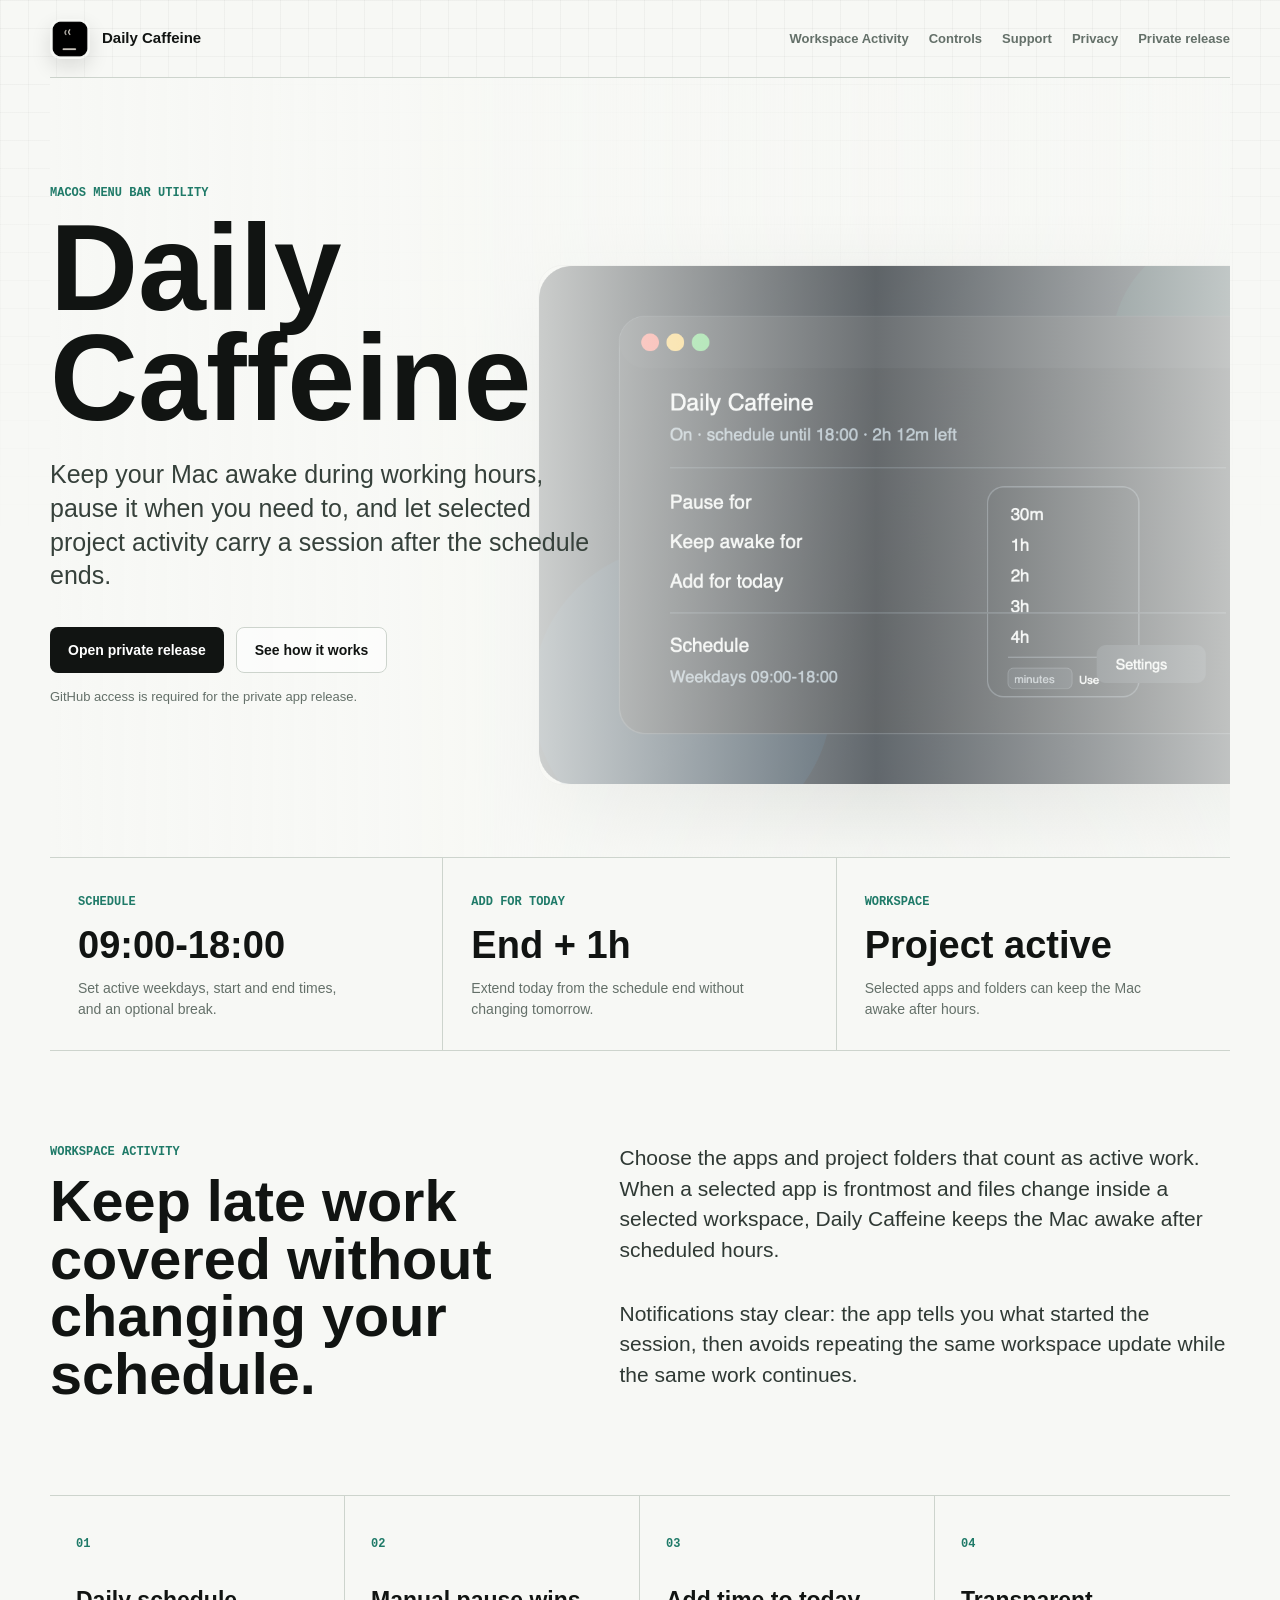
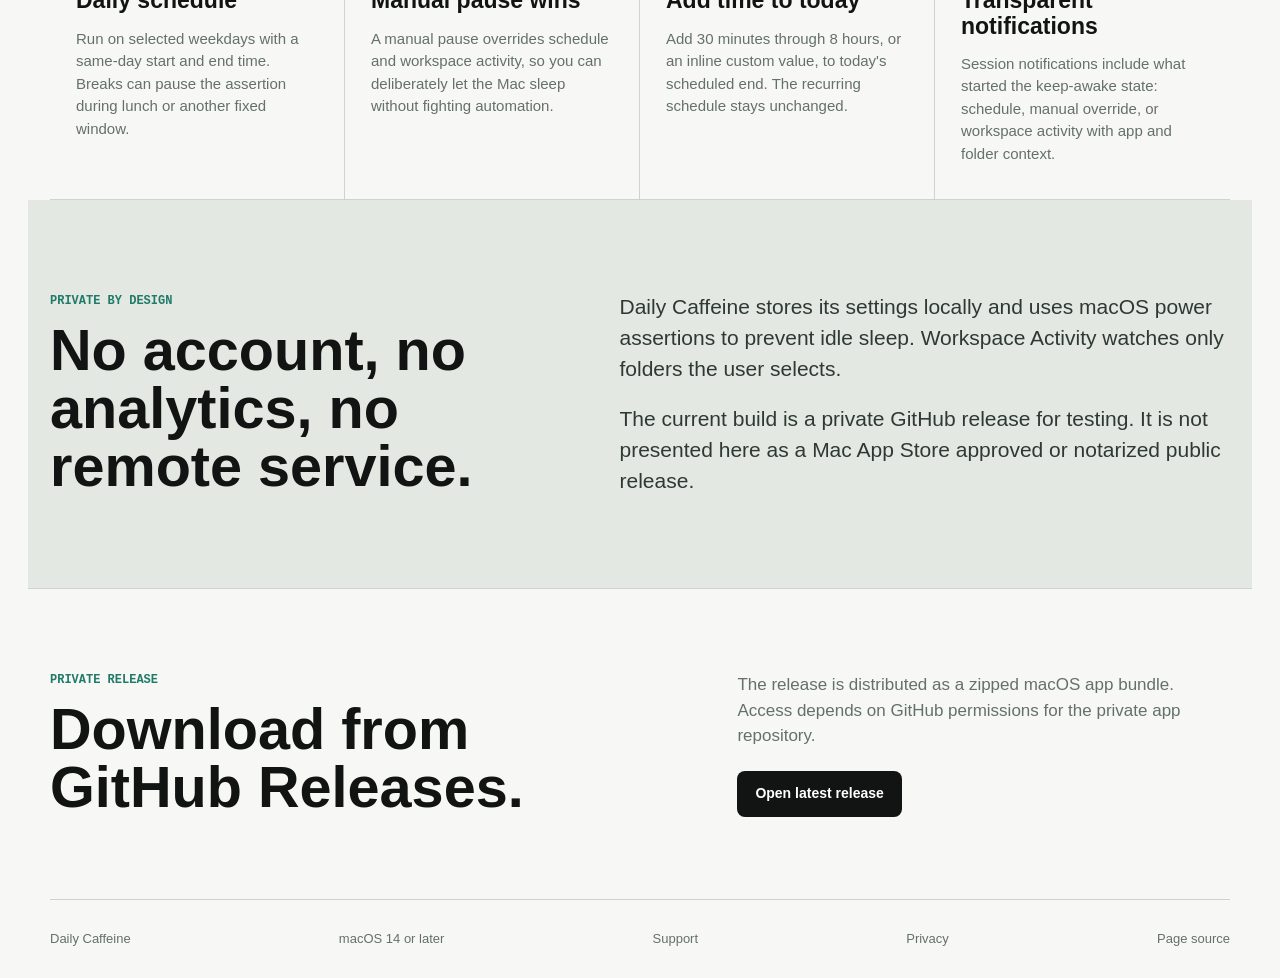
<file: index.html>
<!doctype html>
<html lang="en">
<head>
  <meta charset="utf-8">
  <meta name="viewport" content="width=device-width, initial-scale=1">
  <meta name="robots" content="index,follow">
  <meta name="description" content="Daily Caffeine is a minimal macOS menu bar app for work hours, today-only extensions, manual pauses, and active coding projects.">
  <meta name="theme-color" content="#f7f8f5">
  <link rel="canonical" href="https://michaelvd2.github.io/daily-caffeine-site/">
  <link rel="icon" type="image/png" href="assets/app-icon.png">
  <meta property="og:type" content="website">
  <meta property="og:title" content="Daily Caffeine">
  <meta property="og:description" content="Schedule-based keep-awake control for macOS, with project-aware keep-awake sessions for selected apps and folders.">
  <meta property="og:url" content="https://michaelvd2.github.io/daily-caffeine-site/">
  <meta property="og:image" content="https://michaelvd2.github.io/daily-caffeine-site/assets/daily-caffeine-preview.png">
  <meta name="twitter:card" content="summary_large_image">
  <meta name="twitter:title" content="Daily Caffeine">
  <meta name="twitter:description" content="Set work hours, add time for today, pause when needed, and keep active projects awake after hours.">
  <meta name="twitter:image" content="https://michaelvd2.github.io/daily-caffeine-site/assets/daily-caffeine-preview.png">
  <title>Daily Caffeine - macOS keep-awake menu bar app</title>
  <link rel="stylesheet" href="styles.css">
  <script type="application/ld+json">
  {
    "@context": "https://schema.org",
    "@type": "SoftwareApplication",
    "name": "Daily Caffeine",
    "applicationCategory": "UtilitiesApplication",
    "operatingSystem": "macOS 14 or later",
    "description": "Daily Caffeine is a minimal macOS menu bar app for scheduled keep-awake hours, today-only extensions, manual pauses, and selected coding projects.",
    "softwareVersion": "0.1.0",
    "url": "https://michaelvd2.github.io/daily-caffeine-site/",
    "downloadUrl": "https://github.com/michaelvd2/daily-caffeine/releases/latest",
    "image": "https://michaelvd2.github.io/daily-caffeine-site/assets/daily-caffeine-preview.png",
    "author": {
      "@type": "Person",
      "name": "Michael van Dijk"
    }
  }
  </script>
</head>
<body>
  <header class="site-header" aria-label="Daily Caffeine">
    <a class="brand" href="#top" aria-label="Daily Caffeine home">
      <img src="assets/app-icon.png" alt="" width="40" height="40">
      <span>Daily Caffeine</span>
    </a>
    <nav aria-label="Primary navigation">
      <a href="#workspace">Workspace Activity</a>
      <a href="#controls">Controls</a>
      <a href="support.html">Support</a>
      <a href="privacy.html">Privacy</a>
      <a href="https://github.com/michaelvd2/daily-caffeine/releases/latest">Private release</a>
    </nav>
  </header>

  <main id="top">
    <section class="hero" aria-labelledby="hero-title">
      <img class="hero-preview" src="assets/daily-caffeine-preview.png" alt="Daily Caffeine menu showing active schedule status, add-for-today controls, and manual duration controls">
      <div class="hero-copy">
        <p class="eyebrow">macOS menu bar utility</p>
        <h1 id="hero-title">Daily Caffeine</h1>
        <p class="hero-lede">Keep your Mac awake during working hours, pause it when you need to, and let selected project activity carry a session after the schedule ends.</p>
        <div class="hero-actions" aria-label="Download links">
          <a class="button primary" href="https://github.com/michaelvd2/daily-caffeine/releases/latest">Open private release</a>
          <a class="button secondary" href="#workspace">See how it works</a>
        </div>
        <p class="access-note">GitHub access is required for the private app release.</p>
      </div>
    </section>

    <section class="status-strip" aria-label="Core behavior">
      <div>
        <span class="label">Schedule</span>
        <strong>09:00-18:00</strong>
        <p>Set active weekdays, start and end times, and an optional break.</p>
      </div>
      <div>
        <span class="label">Add for today</span>
        <strong>End + 1h</strong>
        <p>Extend today from the schedule end without changing tomorrow.</p>
      </div>
      <div>
        <span class="label">Workspace</span>
        <strong>Project active</strong>
        <p>Selected apps and folders can keep the Mac awake after hours.</p>
      </div>
    </section>

    <section id="workspace" class="split-section">
      <div class="section-heading">
        <p class="eyebrow">Workspace Activity</p>
        <h2>Keep late work covered without changing your schedule.</h2>
      </div>
      <div class="section-body">
        <p>Choose the apps and project folders that count as active work. When a selected app is frontmost and files change inside a selected workspace, Daily Caffeine keeps the Mac awake after scheduled hours.</p>
        <p>Notifications stay clear: the app tells you what started the session, then avoids repeating the same workspace update while the same work continues.</p>
      </div>
    </section>

    <section id="controls" class="feature-list" aria-label="Daily Caffeine controls">
      <article>
        <span class="feature-kicker">01</span>
        <h3>Daily schedule</h3>
        <p>Run on selected weekdays with a same-day start and end time. Breaks can pause the assertion during lunch or another fixed window.</p>
      </article>
      <article>
        <span class="feature-kicker">02</span>
        <h3>Manual pause wins</h3>
        <p>A manual pause overrides schedule and workspace activity, so you can deliberately let the Mac sleep without fighting automation.</p>
      </article>
      <article>
        <span class="feature-kicker">03</span>
        <h3>Add time to today</h3>
        <p>Add 30 minutes through 8 hours, or an inline custom value, to today&apos;s scheduled end. The recurring schedule stays unchanged.</p>
      </article>
      <article>
        <span class="feature-kicker">04</span>
        <h3>Transparent notifications</h3>
        <p>Session notifications include what started the keep-awake state: schedule, manual override, or workspace activity with app and folder context.</p>
      </article>
    </section>

    <section id="privacy" class="split-section privacy-section">
      <div class="section-heading">
        <p class="eyebrow">Private by design</p>
        <h2>No account, no analytics, no remote service.</h2>
      </div>
      <div class="section-body">
        <p>Daily Caffeine stores its settings locally and uses macOS power assertions to prevent idle sleep. Workspace Activity watches only folders the user selects.</p>
        <p>The current build is a private GitHub release for testing. It is not presented here as a Mac App Store approved or notarized public release.</p>
      </div>
    </section>

    <section class="release-panel" aria-labelledby="release-title">
      <div>
        <p class="eyebrow">Private release</p>
        <h2 id="release-title">Download from GitHub Releases.</h2>
      </div>
      <div class="release-copy">
        <p>The release is distributed as a zipped macOS app bundle. Access depends on GitHub permissions for the private app repository.</p>
        <a class="button primary" href="https://github.com/michaelvd2/daily-caffeine/releases/latest">Open latest release</a>
      </div>
    </section>
  </main>

  <footer class="site-footer">
    <span>Daily Caffeine</span>
    <span>macOS 14 or later</span>
    <a href="support.html">Support</a>
    <a href="privacy.html">Privacy</a>
    <a href="https://github.com/michaelvd2/daily-caffeine-site">Page source</a>
  </footer>
</body>
</html>
</file>
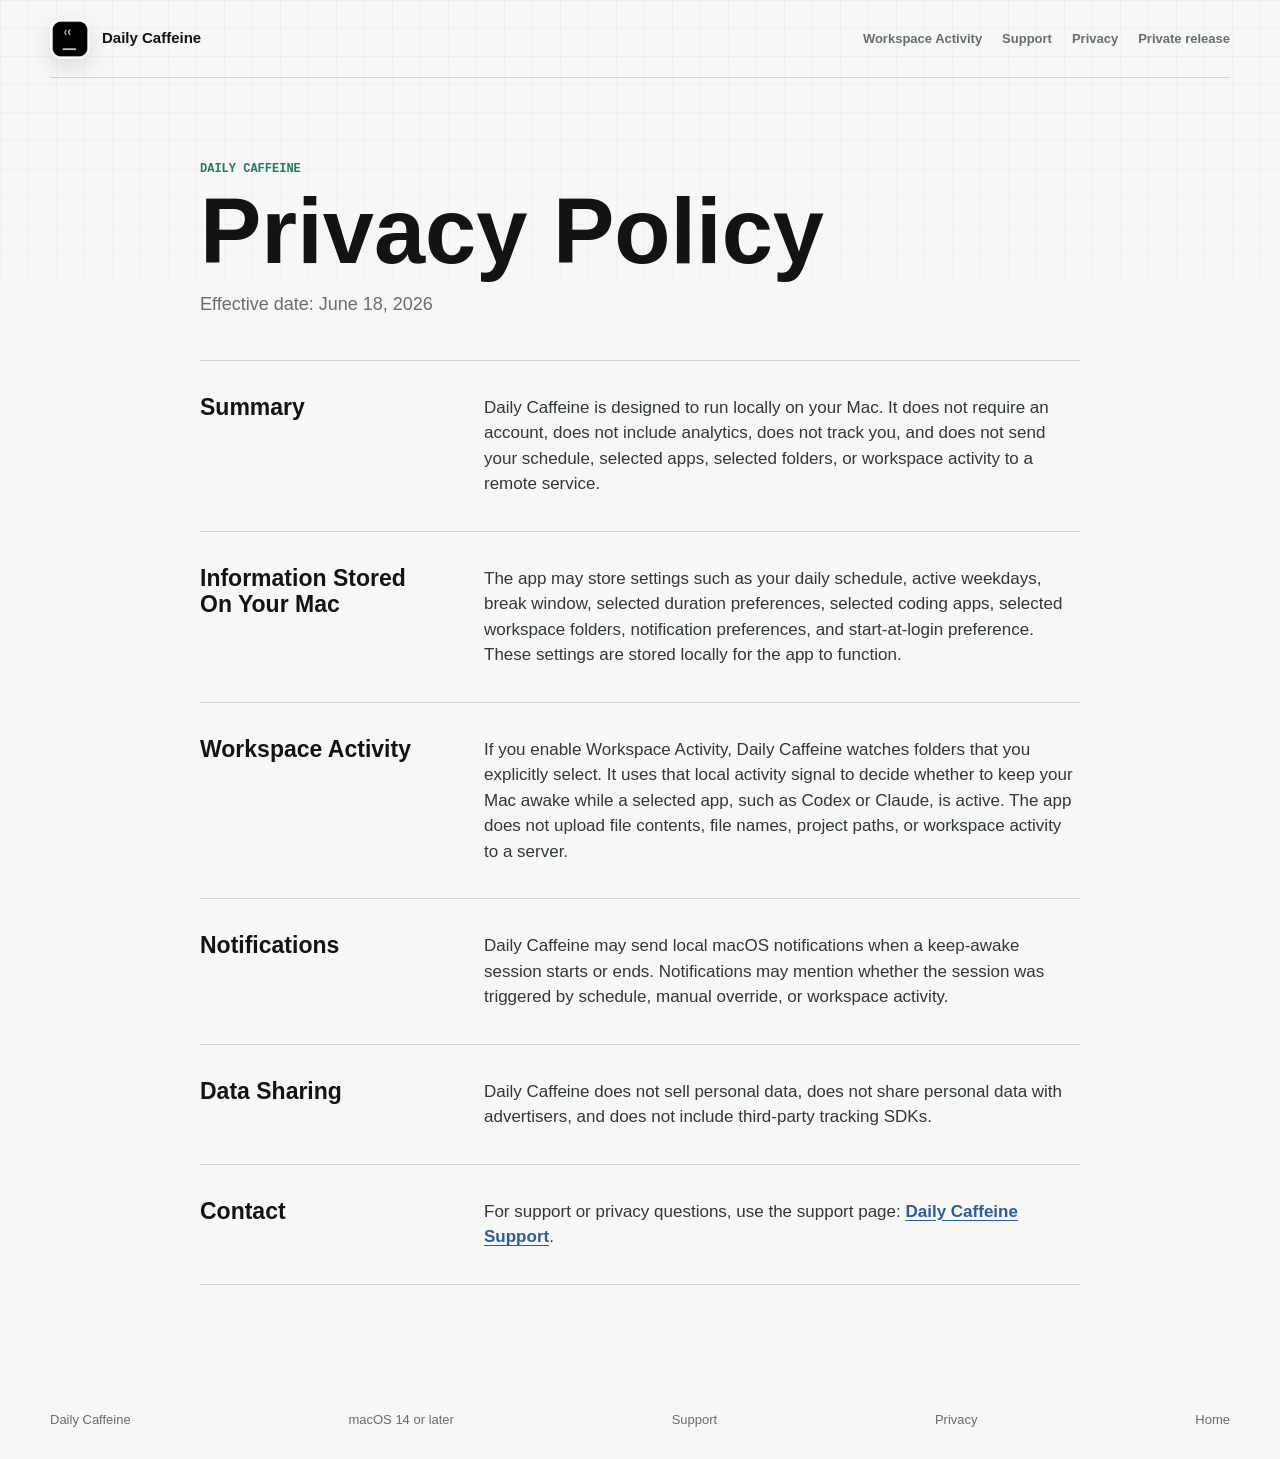
<file: privacy.html>
<!doctype html>
<html lang="en">
<head>
  <meta charset="utf-8">
  <meta name="viewport" content="width=device-width, initial-scale=1">
  <meta name="robots" content="index,follow">
  <meta name="description" content="Privacy policy for Daily Caffeine, a macOS menu bar utility for schedule-based keep-awake control.">
  <meta name="theme-color" content="#f7f8f5">
  <link rel="canonical" href="https://michaelvd2.github.io/daily-caffeine-site/privacy.html">
  <link rel="icon" type="image/png" href="assets/app-icon.png">
  <title>Privacy Policy - Daily Caffeine</title>
  <link rel="stylesheet" href="styles.css">
</head>
<body>
  <header class="site-header" aria-label="Daily Caffeine">
    <a class="brand" href="index.html" aria-label="Daily Caffeine home">
      <img src="assets/app-icon.png" alt="" width="40" height="40">
      <span>Daily Caffeine</span>
    </a>
    <nav aria-label="Primary navigation">
      <a href="index.html#workspace">Workspace Activity</a>
      <a href="support.html">Support</a>
      <a href="privacy.html" aria-current="page">Privacy</a>
      <a href="https://github.com/michaelvd2/daily-caffeine/releases/latest">Private release</a>
    </nav>
  </header>

  <main class="document-page">
    <header class="document-hero">
      <p class="eyebrow">Daily Caffeine</p>
      <h1>Privacy Policy</h1>
      <p>Effective date: June 18, 2026</p>
    </header>

    <section class="document-section">
      <h2>Summary</h2>
      <p>Daily Caffeine is designed to run locally on your Mac. It does not require an account, does not include analytics, does not track you, and does not send your schedule, selected apps, selected folders, or workspace activity to a remote service.</p>
    </section>

    <section class="document-section">
      <h2>Information Stored On Your Mac</h2>
      <p>The app may store settings such as your daily schedule, active weekdays, break window, selected duration preferences, selected coding apps, selected workspace folders, notification preferences, and start-at-login preference. These settings are stored locally for the app to function.</p>
    </section>

    <section class="document-section">
      <h2>Workspace Activity</h2>
      <p>If you enable Workspace Activity, Daily Caffeine watches folders that you explicitly select. It uses that local activity signal to decide whether to keep your Mac awake while a selected app, such as Codex or Claude, is active. The app does not upload file contents, file names, project paths, or workspace activity to a server.</p>
    </section>

    <section class="document-section">
      <h2>Notifications</h2>
      <p>Daily Caffeine may send local macOS notifications when a keep-awake session starts or ends. Notifications may mention whether the session was triggered by schedule, manual override, or workspace activity.</p>
    </section>

    <section class="document-section">
      <h2>Data Sharing</h2>
      <p>Daily Caffeine does not sell personal data, does not share personal data with advertisers, and does not include third-party tracking SDKs.</p>
    </section>

    <section class="document-section">
      <h2>Contact</h2>
      <p>For support or privacy questions, use the support page: <a href="support.html">Daily Caffeine Support</a>.</p>
    </section>
  </main>

  <footer class="site-footer">
    <span>Daily Caffeine</span>
    <span>macOS 14 or later</span>
    <a href="support.html">Support</a>
    <a href="privacy.html">Privacy</a>
    <a href="index.html">Home</a>
  </footer>
</body>
</html>
</file>
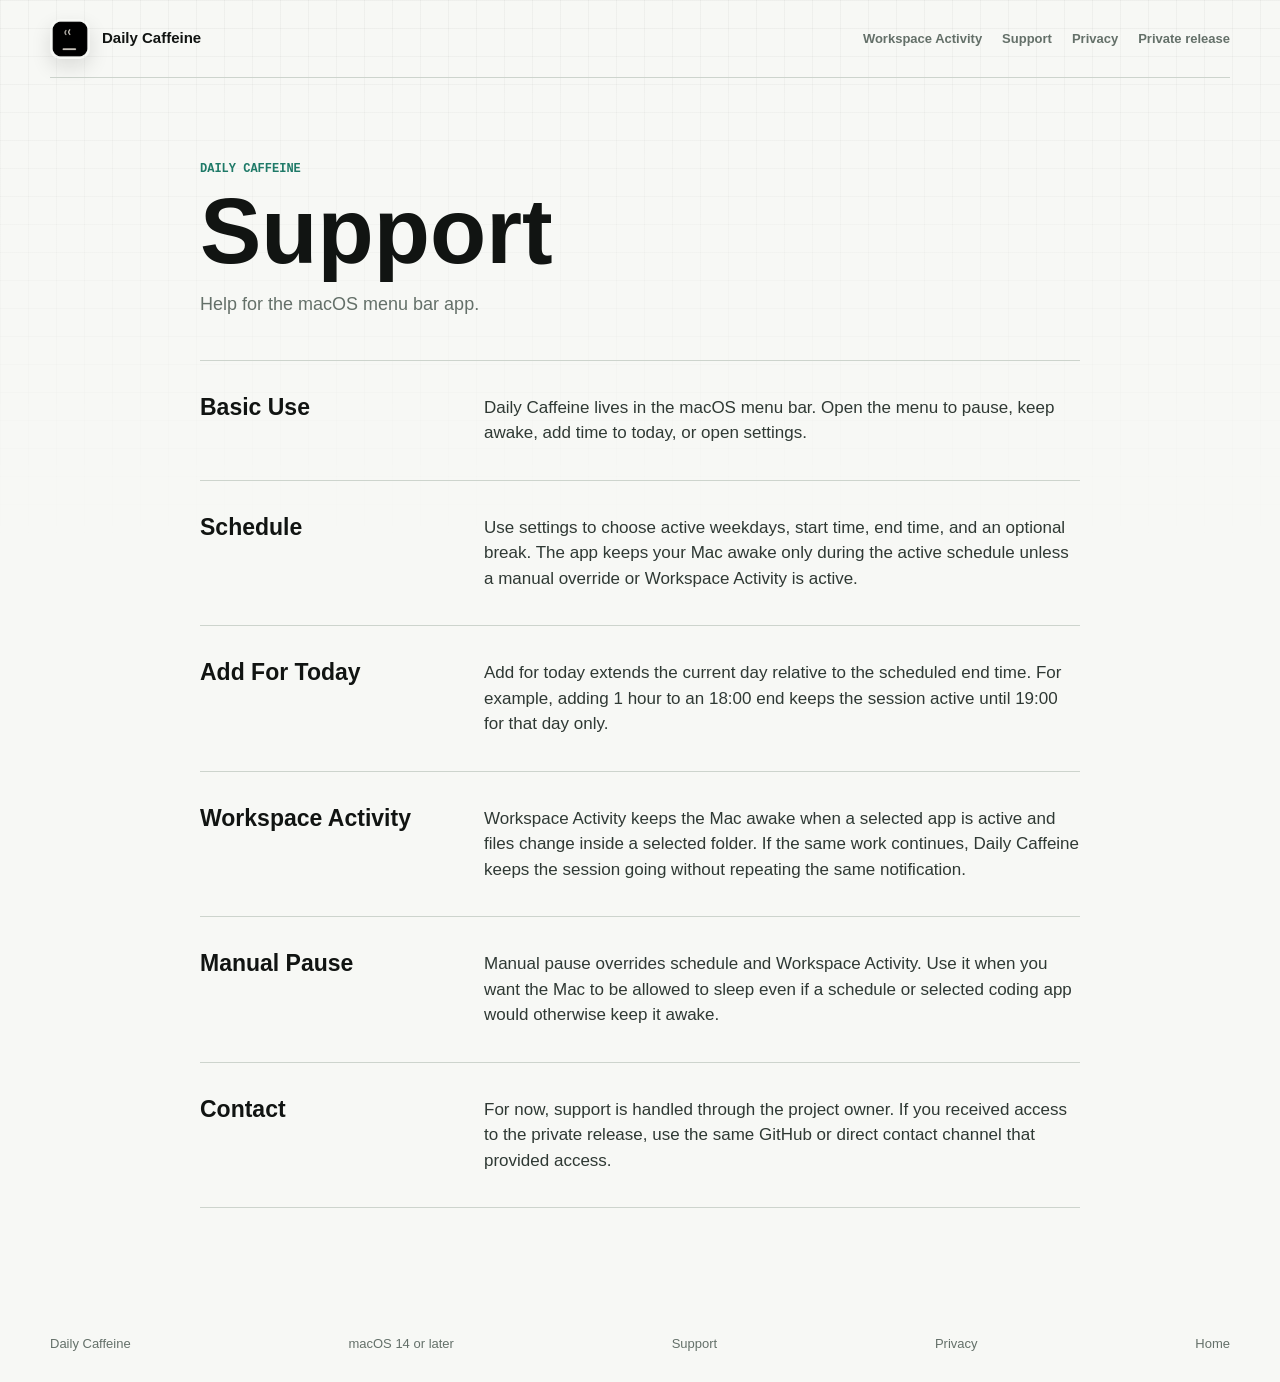
<file: support.html>
<!doctype html>
<html lang="en">
<head>
  <meta charset="utf-8">
  <meta name="viewport" content="width=device-width, initial-scale=1">
  <meta name="robots" content="index,follow">
  <meta name="description" content="Support information for Daily Caffeine, a macOS menu bar utility for schedule-based keep-awake control.">
  <meta name="theme-color" content="#f7f8f5">
  <link rel="canonical" href="https://michaelvd2.github.io/daily-caffeine-site/support.html">
  <link rel="icon" type="image/png" href="assets/app-icon.png">
  <title>Support - Daily Caffeine</title>
  <link rel="stylesheet" href="styles.css">
</head>
<body>
  <header class="site-header" aria-label="Daily Caffeine">
    <a class="brand" href="index.html" aria-label="Daily Caffeine home">
      <img src="assets/app-icon.png" alt="" width="40" height="40">
      <span>Daily Caffeine</span>
    </a>
    <nav aria-label="Primary navigation">
      <a href="index.html#workspace">Workspace Activity</a>
      <a href="support.html" aria-current="page">Support</a>
      <a href="privacy.html">Privacy</a>
      <a href="https://github.com/michaelvd2/daily-caffeine/releases/latest">Private release</a>
    </nav>
  </header>

  <main class="document-page">
    <header class="document-hero">
      <p class="eyebrow">Daily Caffeine</p>
      <h1>Support</h1>
      <p>Help for the macOS menu bar app.</p>
    </header>

    <section class="document-section">
      <h2>Basic Use</h2>
      <p>Daily Caffeine lives in the macOS menu bar. Open the menu to pause, keep awake, add time to today, or open settings.</p>
    </section>

    <section class="document-section">
      <h2>Schedule</h2>
      <p>Use settings to choose active weekdays, start time, end time, and an optional break. The app keeps your Mac awake only during the active schedule unless a manual override or Workspace Activity is active.</p>
    </section>

    <section class="document-section">
      <h2>Add For Today</h2>
      <p>Add for today extends the current day relative to the scheduled end time. For example, adding 1 hour to an 18:00 end keeps the session active until 19:00 for that day only.</p>
    </section>

    <section class="document-section">
      <h2>Workspace Activity</h2>
      <p>Workspace Activity keeps the Mac awake when a selected app is active and files change inside a selected folder. If the same work continues, Daily Caffeine keeps the session going without repeating the same notification.</p>
    </section>

    <section class="document-section">
      <h2>Manual Pause</h2>
      <p>Manual pause overrides schedule and Workspace Activity. Use it when you want the Mac to be allowed to sleep even if a schedule or selected coding app would otherwise keep it awake.</p>
    </section>

    <section class="document-section">
      <h2>Contact</h2>
      <p>For now, support is handled through the project owner. If you received access to the private release, use the same GitHub or direct contact channel that provided access.</p>
    </section>
  </main>

  <footer class="site-footer">
    <span>Daily Caffeine</span>
    <span>macOS 14 or later</span>
    <a href="support.html">Support</a>
    <a href="privacy.html">Privacy</a>
    <a href="index.html">Home</a>
  </footer>
</body>
</html>
</file>
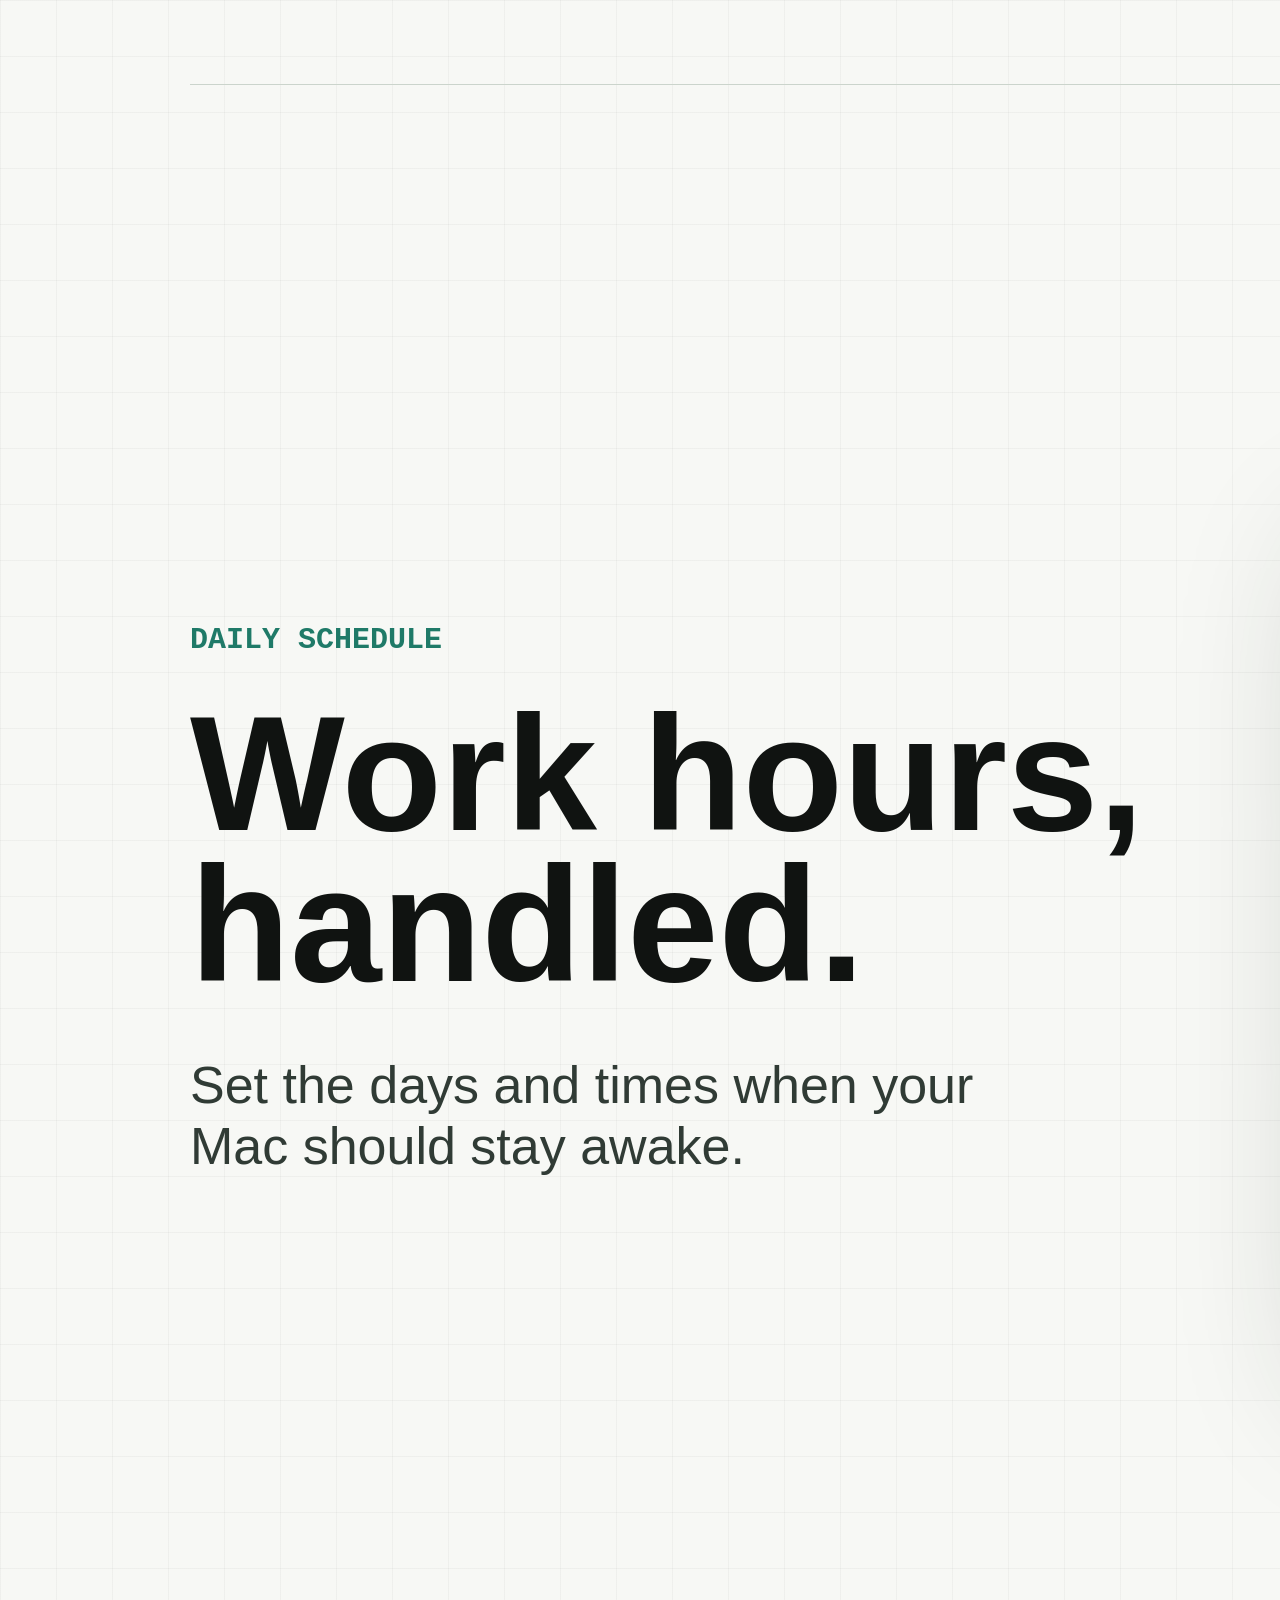
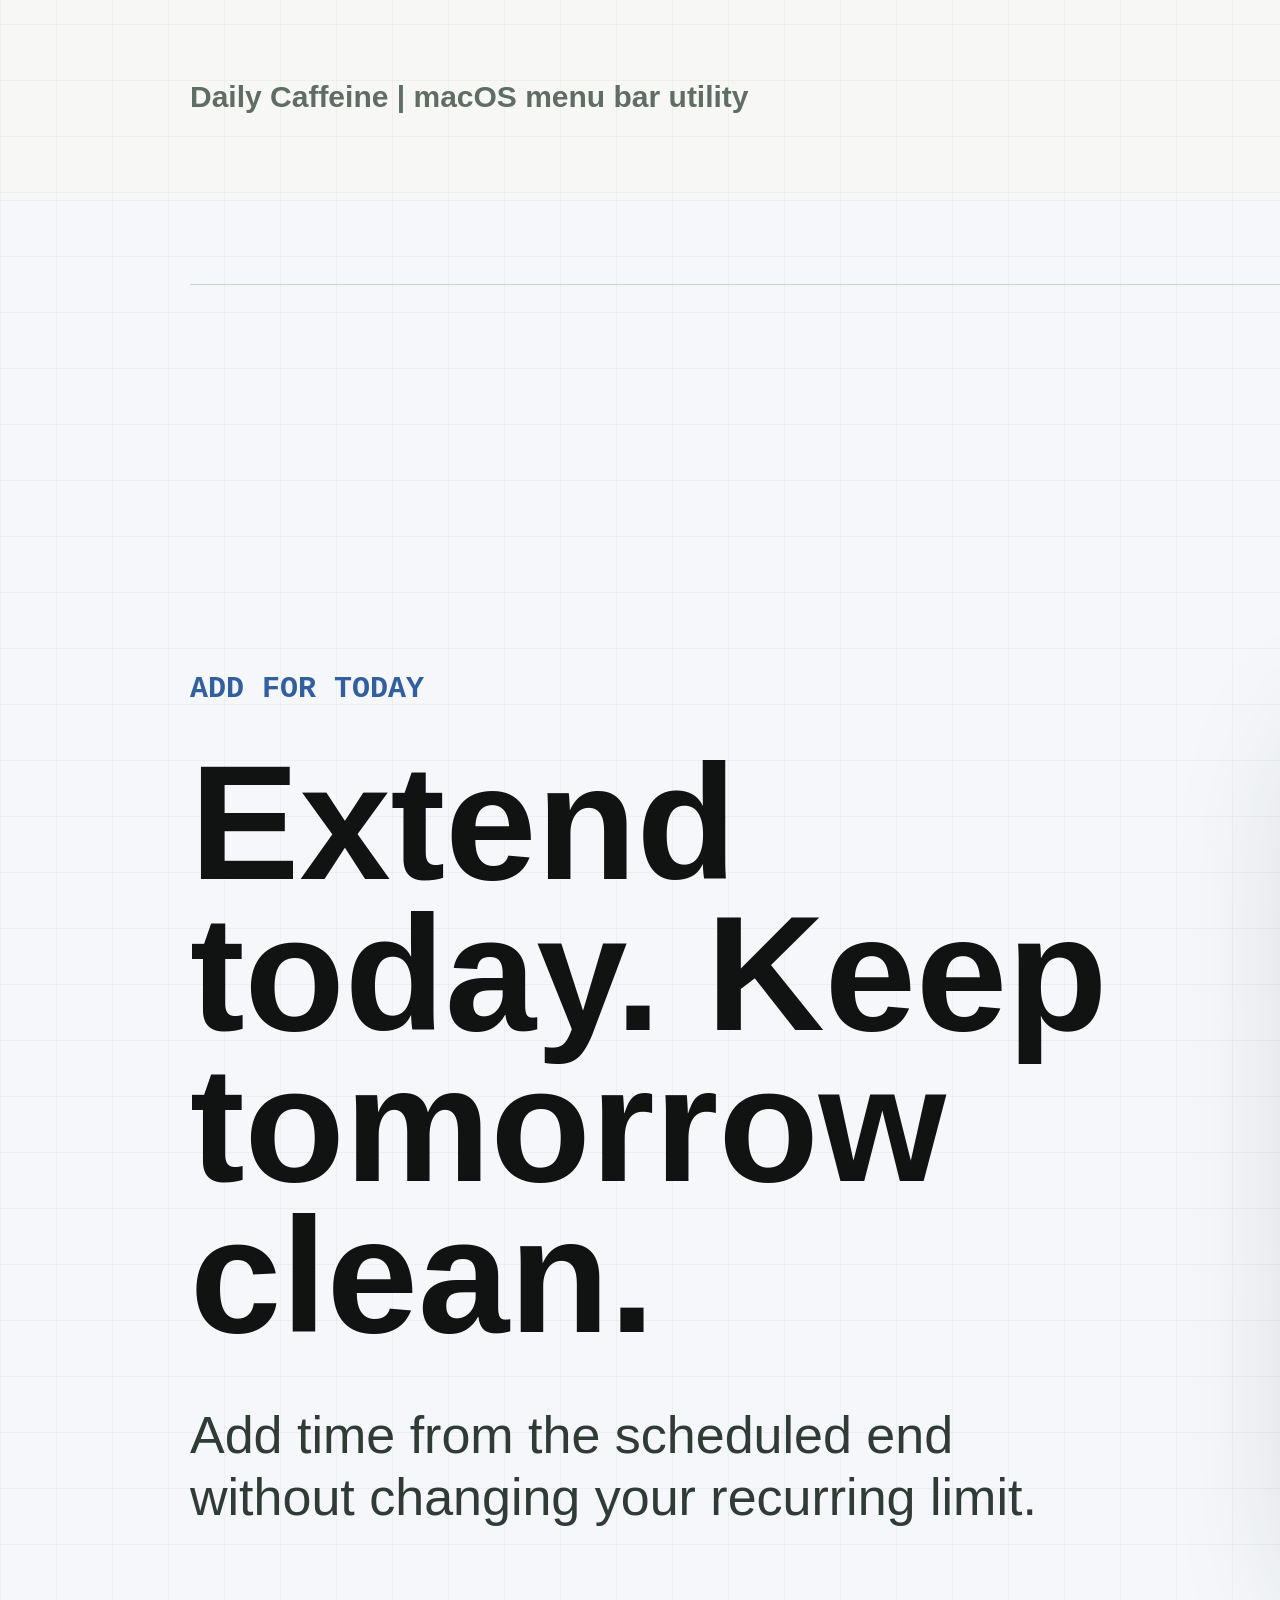
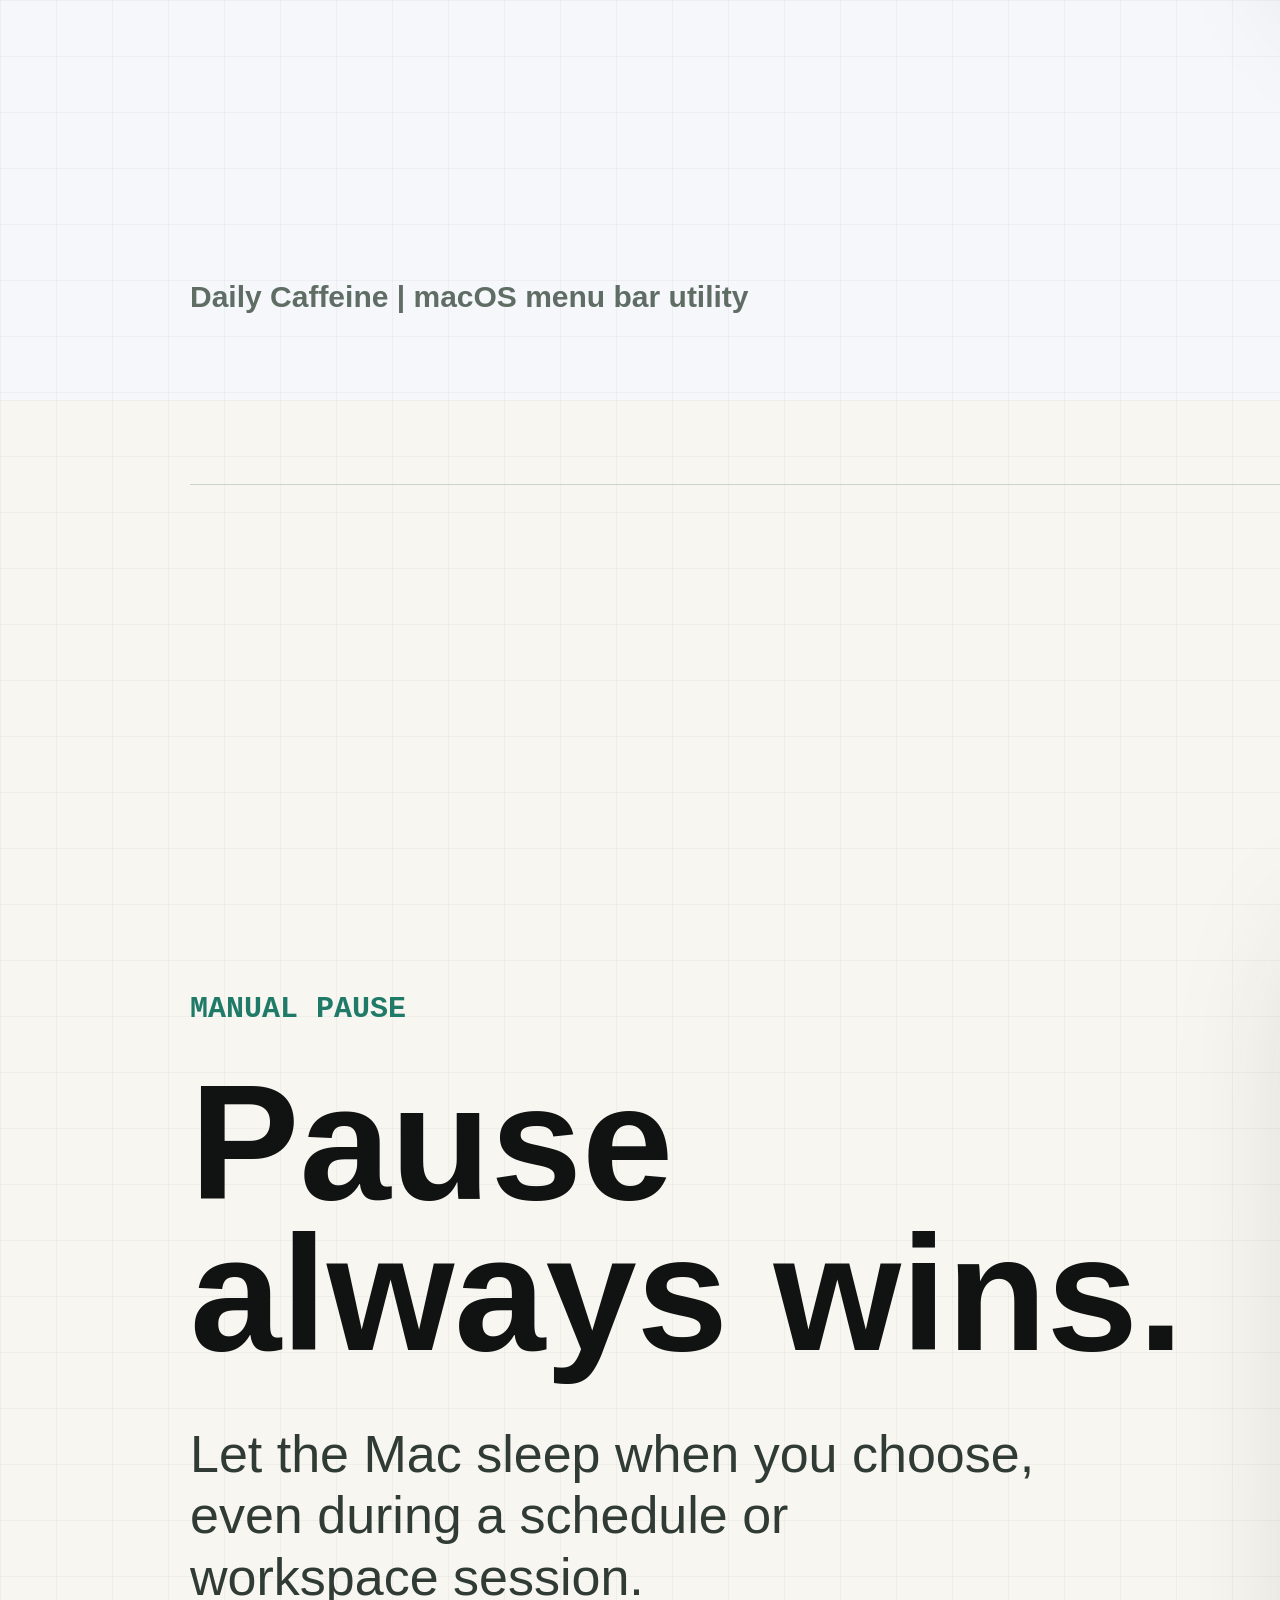
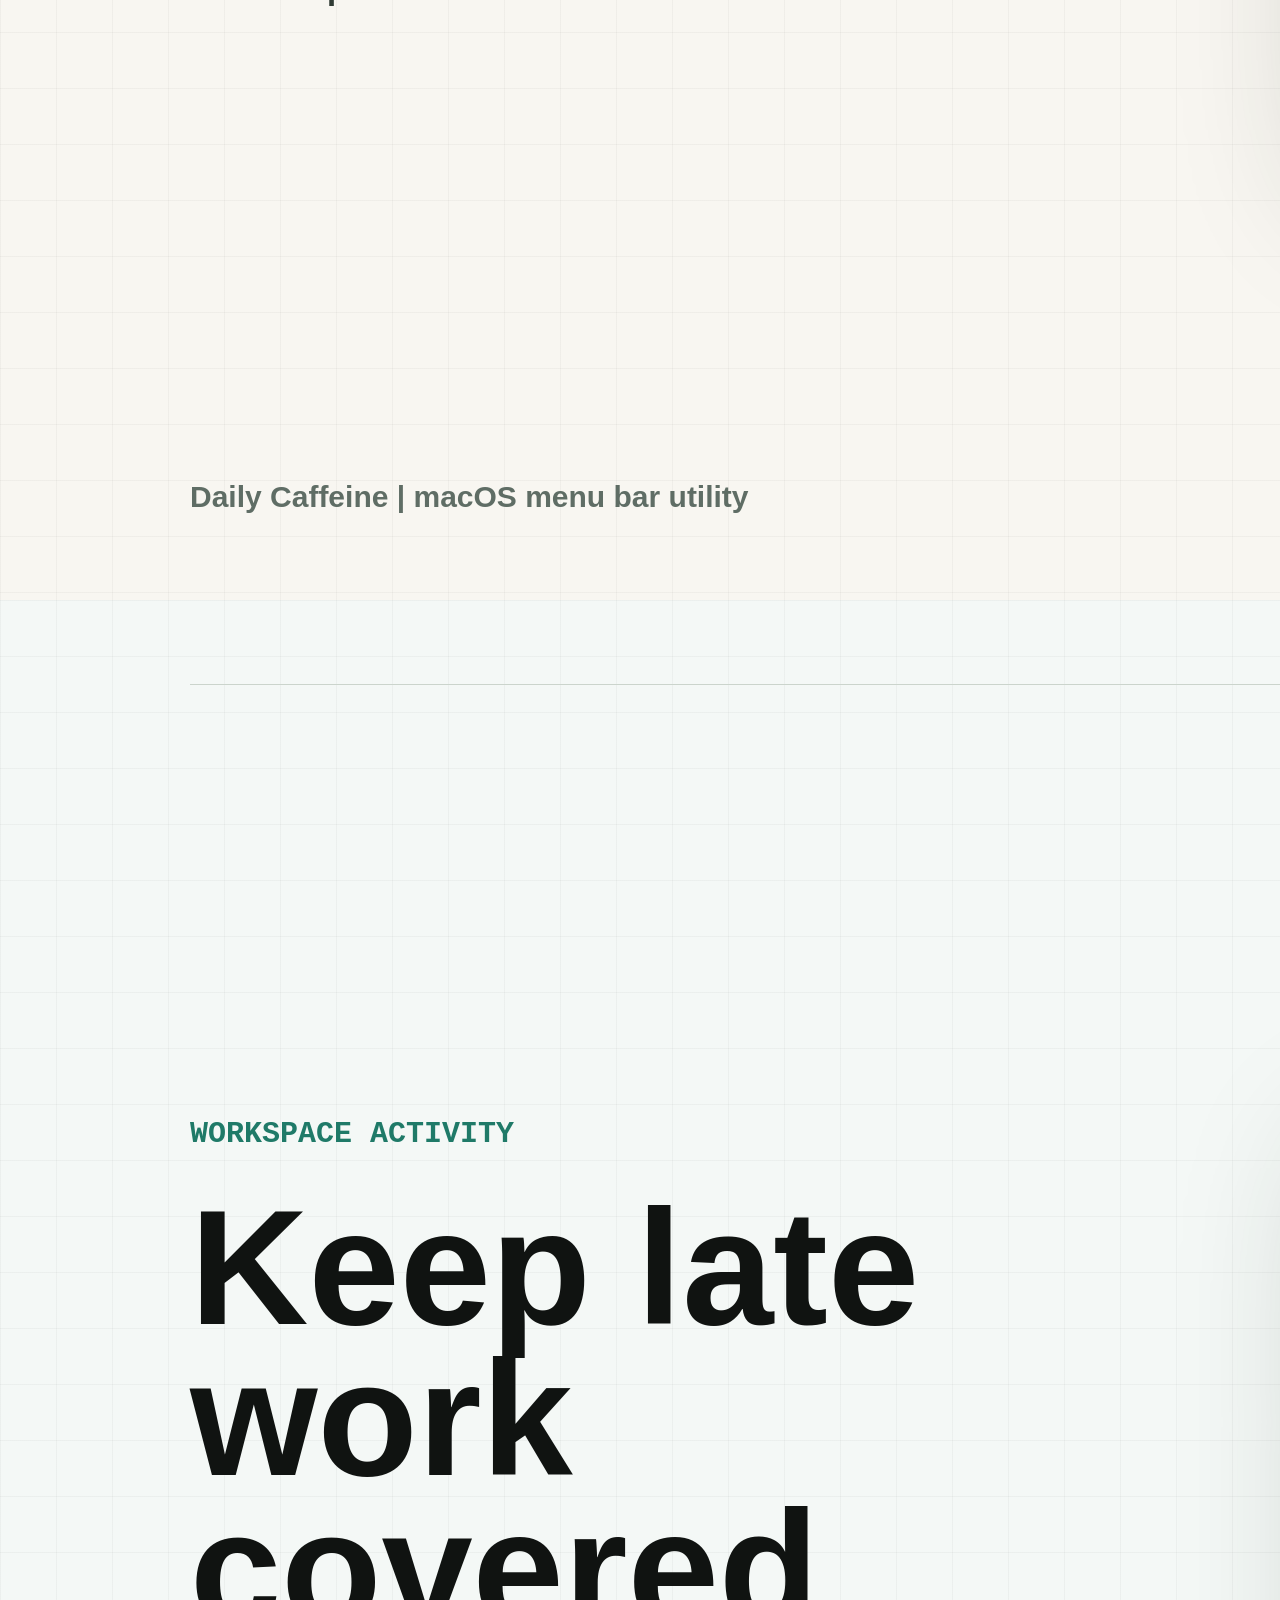
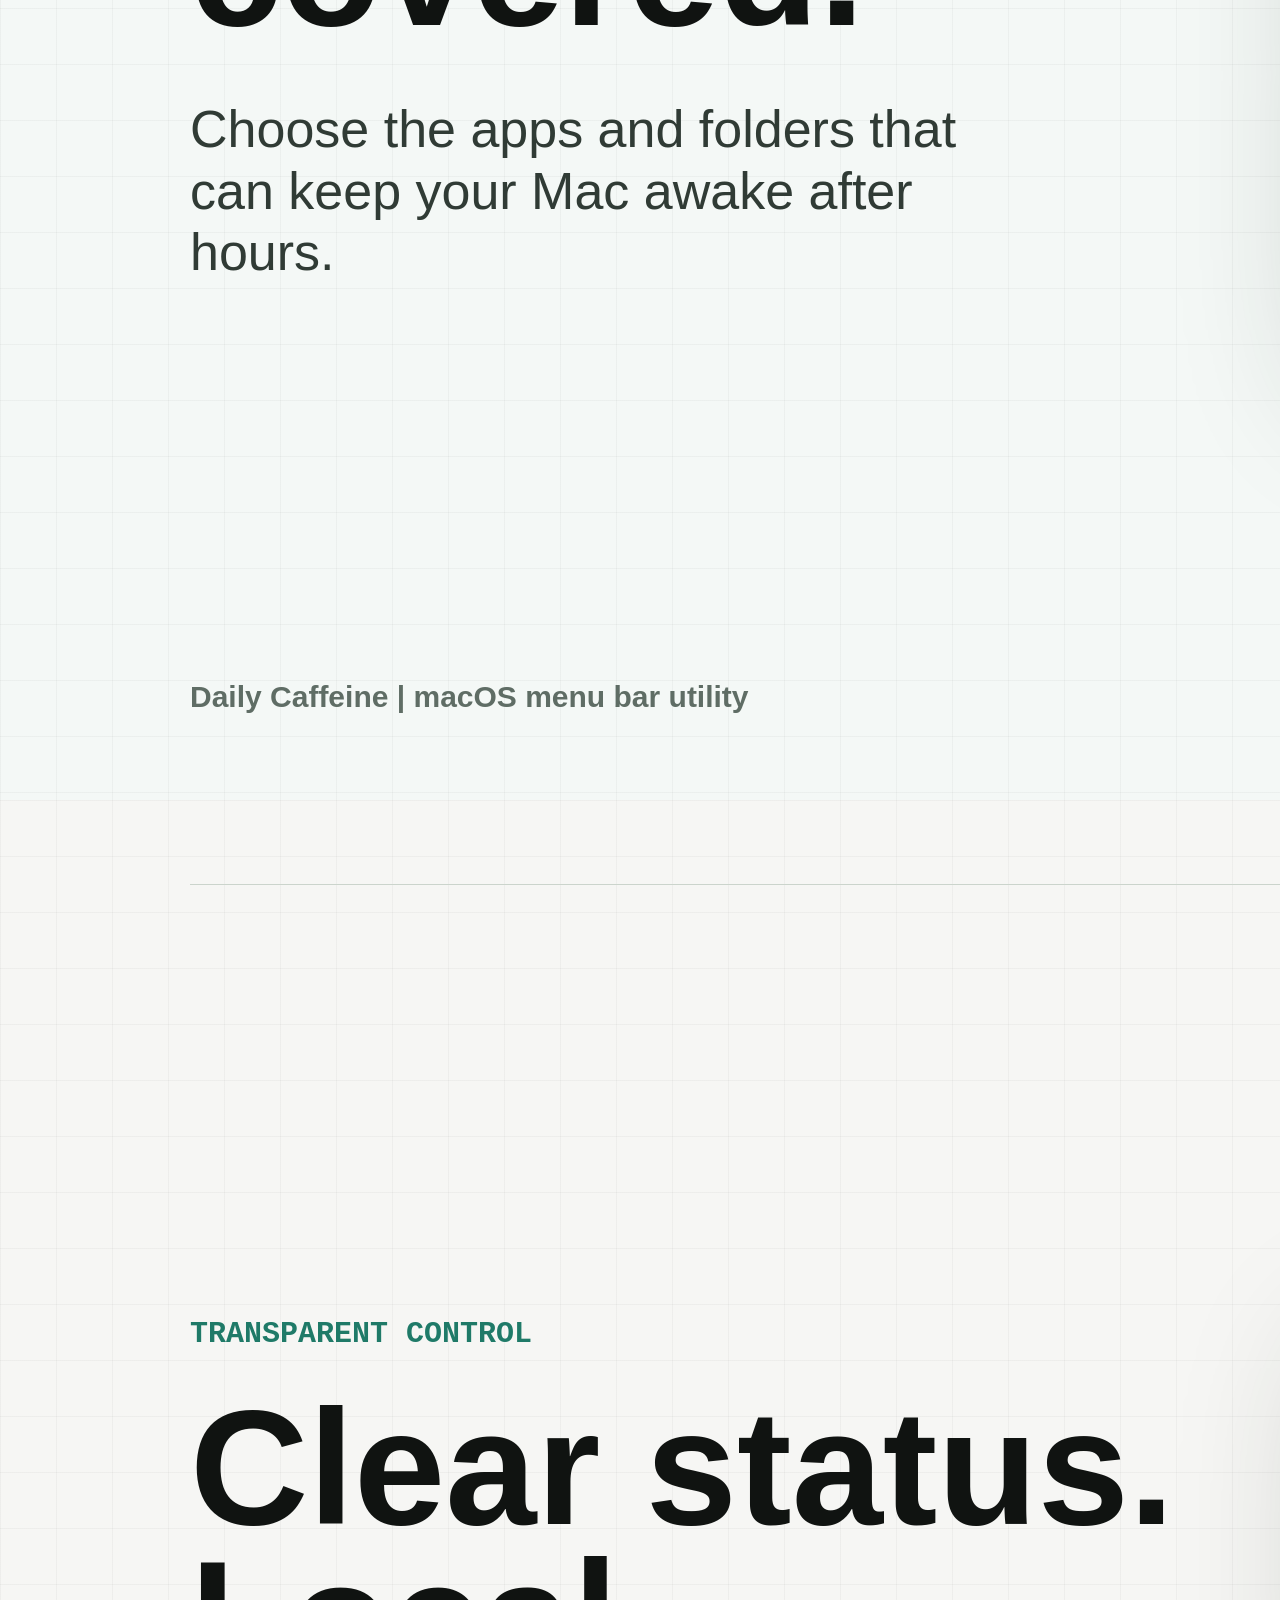
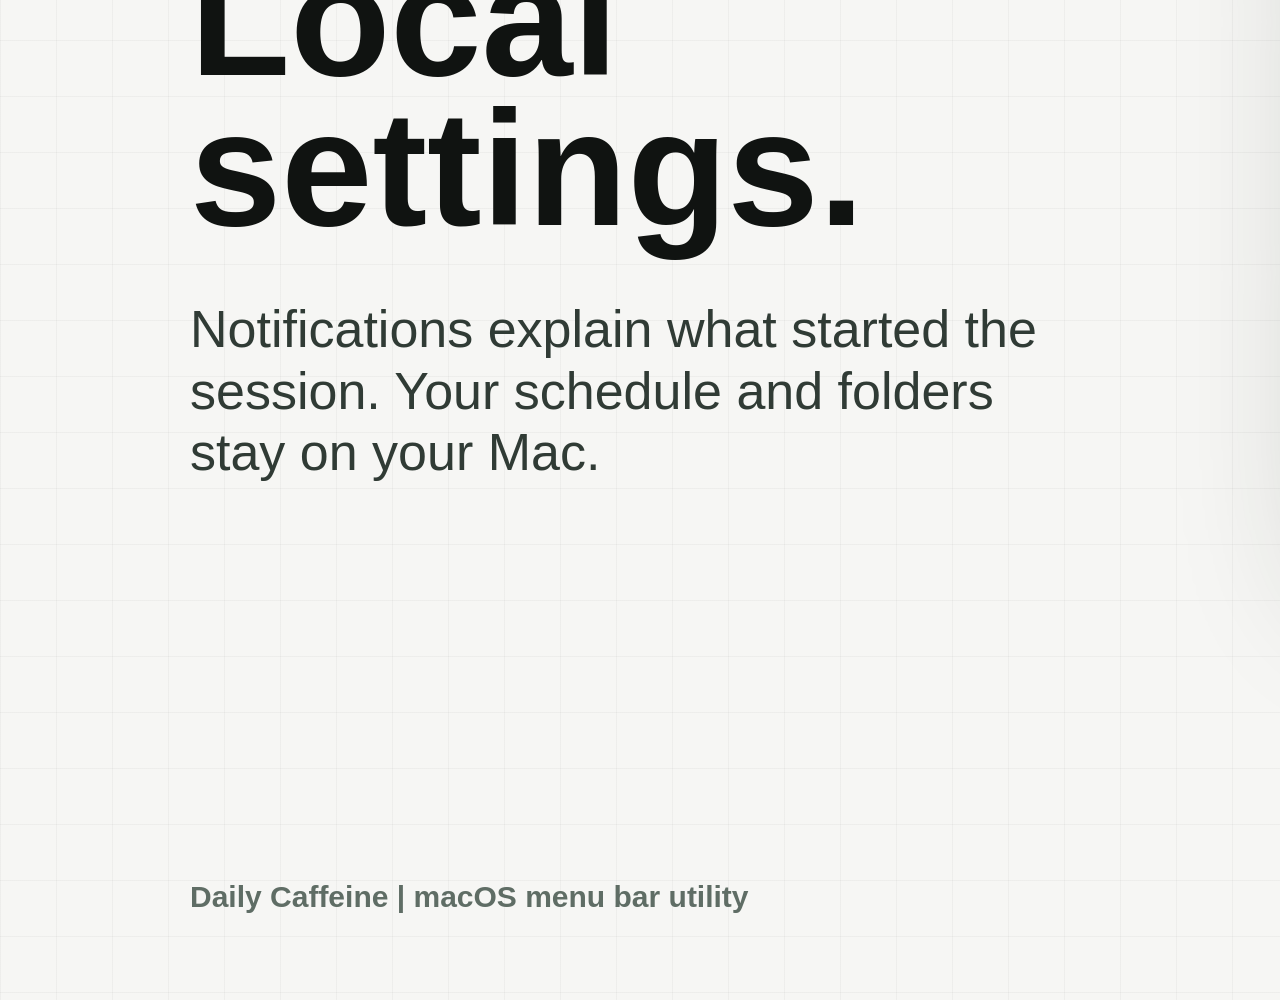
<file: app-store/screenshot-kit.html>
<!doctype html>
<html lang="en">
<head>
  <meta charset="utf-8">
  <meta name="viewport" content="width=device-width, initial-scale=1">
  <meta name="robots" content="noindex,nofollow">
  <title>Daily Caffeine App Store Screenshot Kit</title>
  <link rel="icon" type="image/png" href="../assets/app-icon.png">
  <link rel="stylesheet" href="screenshot-kit.css">
</head>
<body>
  <main aria-label="App Store screenshot kit">
    <section class="shot shot-1" aria-label="Schedule screenshot">
      <div class="copy">
        <p class="kicker">Daily schedule</p>
        <h1>Work hours, handled.</h1>
        <p>Set the days and times when your Mac should stay awake.</p>
      </div>
      <figure class="app-frame">
        <img src="../assets/daily-caffeine-preview.png" alt="Daily Caffeine menu showing schedule state">
      </figure>
      <div class="status-card">
        <span>Schedule</span>
        <strong>09:00-18:00</strong>
      </div>
    </section>

    <section class="shot shot-2" aria-label="Add for today screenshot">
      <div class="copy">
        <p class="kicker">Add for today</p>
        <h1>Extend today. Keep tomorrow clean.</h1>
        <p>Add time from the scheduled end without changing your recurring limit.</p>
      </div>
      <figure class="app-frame">
        <img src="../assets/daily-caffeine-preview.png" alt="Daily Caffeine add-for-today controls">
      </figure>
      <div class="status-card">
        <span>Today only</span>
        <strong>End + 1h</strong>
      </div>
    </section>

    <section class="shot shot-3" aria-label="Manual pause screenshot">
      <div class="copy">
        <p class="kicker">Manual pause</p>
        <h1>Pause always wins.</h1>
        <p>Let the Mac sleep when you choose, even during a schedule or workspace session.</p>
      </div>
      <figure class="app-frame">
        <img src="../assets/daily-caffeine-preview.png" alt="Daily Caffeine menu with manual duration controls">
      </figure>
      <div class="status-card">
        <span>Override</span>
        <strong>Pause</strong>
      </div>
    </section>

    <section class="shot shot-4" aria-label="Workspace Activity screenshot">
      <div class="copy">
        <p class="kicker">Workspace Activity</p>
        <h1>Keep late work covered.</h1>
        <p>Choose the apps and folders that can keep your Mac awake after hours.</p>
      </div>
      <figure class="app-frame">
        <img src="../assets/daily-caffeine-preview.png" alt="Daily Caffeine menu showing active keep-awake status">
      </figure>
      <div class="status-card">
        <span>Activity</span>
        <strong>Project active</strong>
      </div>
    </section>

    <section class="shot shot-5" aria-label="Notifications and privacy screenshot">
      <div class="copy">
        <p class="kicker">Transparent control</p>
        <h1>Clear status. Local settings.</h1>
        <p>Notifications explain what started the session. Your schedule and folders stay on your Mac.</p>
      </div>
      <figure class="app-frame">
        <img src="../assets/daily-caffeine-preview.png" alt="Daily Caffeine menu with current session details">
      </figure>
      <div class="status-card">
        <span>Privacy</span>
        <strong>Local</strong>
      </div>
    </section>
  </main>
</body>
</html>
</file>
<file: styles.css>
:root {
  color-scheme: light;
  --paper: #f7f8f5;
  --ink: #111412;
  --muted: #647069;
  --quiet: #e4e8e2;
  --line: #cdd4cd;
  --green: #1f7a68;
  --green-dark: #0d3f37;
  --blue: #2d5c9c;
  --white: #ffffff;
  --shadow: rgba(34, 42, 38, 0.18);
}

* {
  box-sizing: border-box;
}

html {
  scroll-behavior: smooth;
}

body {
  margin: 0;
  min-width: 320px;
  background: var(--paper);
  color: var(--ink);
  font-family: -apple-system, BlinkMacSystemFont, "SF Pro Text", "Segoe UI", sans-serif;
  line-height: 1.5;
}

body::before {
  position: fixed;
  inset: 0;
  z-index: -1;
  pointer-events: none;
  content: "";
  background-image:
    linear-gradient(rgba(17, 20, 18, 0.035) 1px, transparent 1px),
    linear-gradient(90deg, rgba(17, 20, 18, 0.035) 1px, transparent 1px);
  background-size: 28px 28px;
  mask-image: linear-gradient(to bottom, black, transparent 62%);
}

a {
  color: inherit;
  text-decoration: none;
}

a:focus-visible,
button:focus-visible {
  outline: 3px solid rgba(45, 92, 156, 0.42);
  outline-offset: 4px;
}

.site-header,
main,
.site-footer {
  width: min(1180px, calc(100% - 44px));
  margin: 0 auto;
}

.site-header {
  display: flex;
  align-items: center;
  justify-content: space-between;
  gap: 24px;
  min-height: 78px;
  border-bottom: 1px solid var(--line);
}

.brand,
nav,
.hero-actions,
.site-footer {
  display: flex;
  align-items: center;
}

.brand {
  gap: 12px;
  font-size: 15px;
  font-weight: 760;
}

.brand img {
  width: 40px;
  height: 40px;
  border-radius: 10px;
  box-shadow: 0 8px 20px rgba(17, 20, 18, 0.12);
}

nav {
  gap: 20px;
  color: var(--muted);
  font-size: 13px;
  font-weight: 650;
}

nav a:hover {
  color: var(--ink);
}

.hero {
  position: relative;
  display: grid;
  min-height: clamp(620px, calc(100vh - 78px), 780px);
  align-items: center;
  overflow: hidden;
  border-bottom: 1px solid var(--line);
}

.hero::after {
  position: absolute;
  inset: 0;
  pointer-events: none;
  content: "";
  background: linear-gradient(
    90deg,
    rgba(247, 248, 245, 0.98) 0%,
    rgba(247, 248, 245, 0.9) 36%,
    rgba(247, 248, 245, 0.34) 70%,
    rgba(247, 248, 245, 0.76) 100%
  );
}

.hero-preview {
  position: absolute;
  right: clamp(-260px, -10vw, -70px);
  bottom: clamp(38px, 8vh, 78px);
  width: min(820px, 76vw);
  height: auto;
  border: 1px solid rgba(17, 20, 18, 0.12);
  border-radius: 24px;
  box-shadow: 0 28px 80px var(--shadow);
}

.hero-copy {
  position: relative;
  z-index: 1;
  width: min(640px, 100%);
  padding: 68px 0 112px;
}

.eyebrow,
.label,
.feature-kicker {
  margin: 0;
  color: var(--green);
  font-family: "SF Mono", Menlo, Consolas, monospace;
  font-size: 12px;
  font-weight: 700;
  letter-spacing: 0;
  text-transform: uppercase;
}

h1,
h2,
h3,
p {
  margin: 0;
}

h1 {
  margin-top: 12px;
  max-width: 620px;
  font-size: clamp(56px, 10vw, 122px);
  line-height: 0.9;
  letter-spacing: 0;
}

.hero-lede {
  max-width: 560px;
  margin-top: 24px;
  color: #36413b;
  font-size: clamp(19px, 2.2vw, 25px);
  line-height: 1.35;
}

.hero-actions {
  gap: 12px;
  flex-wrap: wrap;
  margin-top: 34px;
}

.button {
  display: inline-flex;
  min-height: 46px;
  align-items: center;
  justify-content: center;
  border-radius: 8px;
  padding: 0 18px;
  font-size: 14px;
  font-weight: 760;
  white-space: nowrap;
}

.button.primary {
  background: var(--ink);
  color: var(--white);
}

.button.primary:hover {
  background: var(--green-dark);
}

.button.secondary {
  border: 1px solid var(--line);
  background: rgba(255, 255, 255, 0.54);
}

.button.secondary:hover {
  border-color: #9ca8a0;
  background: var(--white);
}

.access-note {
  margin-top: 14px;
  color: var(--muted);
  font-size: 13px;
}

.status-strip {
  display: grid;
  grid-template-columns: repeat(3, minmax(0, 1fr));
  border-bottom: 1px solid var(--line);
}

.status-strip > div {
  min-height: 168px;
  padding: 30px 28px;
  border-right: 1px solid var(--line);
}

.status-strip > div:last-child {
  border-right: 0;
}

.status-strip strong {
  display: block;
  margin-top: 14px;
  font-size: clamp(27px, 3.2vw, 38px);
  line-height: 1;
  letter-spacing: 0;
}

.status-strip p {
  max-width: 280px;
  margin-top: 14px;
  color: var(--muted);
  font-size: 14px;
}

.split-section {
  display: grid;
  grid-template-columns: minmax(0, 0.9fr) minmax(0, 1.1fr);
  gap: 70px;
  padding: 92px 0;
  border-bottom: 1px solid var(--line);
}

.section-heading h2,
.release-panel h2 {
  margin-top: 12px;
  max-width: 540px;
  font-size: clamp(34px, 4.5vw, 58px);
  line-height: 1;
  letter-spacing: 0;
}

.section-body {
  display: grid;
  gap: 20px;
  color: #2f3934;
  font-size: clamp(17px, 1.8vw, 21px);
  line-height: 1.46;
}

.feature-list {
  display: grid;
  grid-template-columns: repeat(4, minmax(0, 1fr));
  border-bottom: 1px solid var(--line);
}

.feature-list article {
  min-height: 300px;
  padding: 34px 26px;
  border-right: 1px solid var(--line);
}

.feature-list article:last-child {
  border-right: 0;
}

.feature-list h3 {
  margin-top: 34px;
  font-size: 23px;
  line-height: 1.1;
  letter-spacing: 0;
}

.feature-list p {
  margin-top: 14px;
  color: var(--muted);
  font-size: 15px;
}

.privacy-section {
  background:
    linear-gradient(var(--quiet), var(--quiet)) center / calc(100% + 44px) 100% no-repeat;
  margin-right: -22px;
  margin-left: -22px;
  padding-right: 22px;
  padding-left: 22px;
}

.release-panel {
  display: grid;
  grid-template-columns: minmax(0, 0.9fr) minmax(320px, 0.7fr);
  gap: 54px;
  align-items: end;
  padding: 82px 0;
  border-bottom: 1px solid var(--line);
}

.release-copy {
  display: grid;
  justify-items: start;
  gap: 22px;
  color: var(--muted);
  font-size: 17px;
}

.site-footer {
  justify-content: space-between;
  gap: 20px;
  min-height: 78px;
  color: var(--muted);
  font-size: 13px;
}

.site-footer a:hover {
  color: var(--ink);
}

.document-page {
  max-width: 880px;
  padding: 82px 0 96px;
}

.document-hero {
  padding-bottom: 42px;
  border-bottom: 1px solid var(--line);
}

.document-hero h1 {
  max-width: none;
  font-size: clamp(48px, 8vw, 92px);
}

.document-hero p:last-child {
  margin-top: 18px;
  color: var(--muted);
  font-size: 18px;
}

.document-section {
  display: grid;
  grid-template-columns: 240px minmax(0, 1fr);
  gap: 44px;
  padding: 34px 0;
  border-bottom: 1px solid var(--line);
}

.document-section h2 {
  font-size: 23px;
  line-height: 1.12;
}

.document-section p {
  color: #2f3934;
  font-size: 17px;
}

.document-section a {
  color: var(--blue);
  font-weight: 680;
  text-decoration: underline;
  text-underline-offset: 3px;
}

@media (max-width: 960px) {
  .site-header {
    align-items: flex-start;
    flex-direction: column;
    justify-content: center;
    padding: 18px 0;
  }

  nav {
    flex-wrap: wrap;
  }

  .hero {
    min-height: 0;
    padding-bottom: 24px;
  }

  .hero::after {
    background: linear-gradient(
      to bottom,
      rgba(247, 248, 245, 0.98) 0%,
      rgba(247, 248, 245, 0.84) 54%,
      rgba(247, 248, 245, 1) 100%
    );
  }

  .hero-preview {
    position: relative;
    right: auto;
    bottom: auto;
    order: 2;
    width: min(100%, 720px);
    margin: 0 auto;
  }

  .hero-copy {
    padding: 38px 0 24px;
  }

  .status-strip,
  .split-section,
  .feature-list,
  .release-panel,
  .document-section {
    grid-template-columns: 1fr;
  }

  .status-strip > div,
  .feature-list article {
    border-right: 0;
    border-bottom: 1px solid var(--line);
  }

  .status-strip > div:last-child,
  .feature-list article:last-child {
    border-bottom: 0;
  }

  .split-section,
  .release-panel {
    gap: 28px;
    padding: 64px 0;
  }

  .document-page {
    padding: 56px 0 76px;
  }

  .document-section {
    gap: 12px;
  }

  .feature-list article {
    min-height: 0;
  }
}

@media (max-width: 560px) {
  .site-header,
  main,
  .site-footer {
    width: min(100% - 28px, 1180px);
  }

  nav {
    gap: 12px;
  }

  h1 {
    font-size: 54px;
  }

  .hero {
    padding-bottom: 16px;
  }

  .hero-copy {
    padding: 32px 0 18px;
  }

  .hero-lede {
    margin-top: 18px;
  }

  .hero-actions {
    margin-top: 26px;
  }

  .button {
    width: 100%;
  }

  .status-strip > div,
  .feature-list article {
    padding-right: 0;
    padding-left: 0;
  }

  .privacy-section {
    margin-right: -14px;
    margin-left: -14px;
    padding-right: 14px;
    padding-left: 14px;
  }

  .site-footer {
    align-items: flex-start;
    flex-direction: column;
    justify-content: center;
    padding: 22px 0;
  }
}

@media (prefers-reduced-motion: reduce) {
  html {
    scroll-behavior: auto;
  }
}
</file>
<file: app-store/screenshot-kit.css>
:root {
  --paper: #f7f8f5;
  --ink: #101311;
  --muted: #5f6d65;
  --line: #cbd4cc;
  --green: #1f7a68;
  --blue: #315f9f;
  --white: #ffffff;
}

* {
  box-sizing: border-box;
}

html,
body {
  margin: 0;
  min-width: 2880px;
  background: #dfe5df;
  color: var(--ink);
  font-family: -apple-system, BlinkMacSystemFont, "SF Pro Display", "Segoe UI", sans-serif;
}

.shot {
  position: relative;
  display: grid;
  grid-template-columns: 0.86fr 1.14fr;
  gap: 110px;
  width: 2880px;
  height: 1800px;
  align-items: center;
  overflow: hidden;
  padding: 180px 190px;
  background:
    linear-gradient(rgba(16, 19, 17, 0.035) 1px, transparent 1px),
    linear-gradient(90deg, rgba(16, 19, 17, 0.035) 1px, transparent 1px),
    var(--paper);
  background-size: 56px 56px;
}

.shot::before {
  position: absolute;
  top: 84px;
  left: 190px;
  right: 190px;
  height: 1px;
  content: "";
  background: var(--line);
}

.shot::after {
  position: absolute;
  left: 190px;
  bottom: 86px;
  color: var(--muted);
  content: "Daily Caffeine  |  macOS menu bar utility";
  font-size: 30px;
  font-weight: 650;
}

.copy {
  position: relative;
  z-index: 2;
}

.kicker {
  margin: 0 0 42px;
  color: var(--green);
  font-family: "SF Mono", Menlo, Consolas, monospace;
  font-size: 30px;
  font-weight: 800;
  letter-spacing: 0;
  text-transform: uppercase;
}

h1 {
  max-width: 1040px;
  margin: 0;
  font-size: 164px;
  line-height: 0.92;
  letter-spacing: 0;
}

.copy p:last-child {
  max-width: 850px;
  margin: 54px 0 0;
  color: #303b35;
  font-size: 52px;
  font-weight: 520;
  line-height: 1.18;
}

.app-frame {
  position: relative;
  z-index: 1;
  margin: 0;
}

.app-frame img {
  display: block;
  width: 1360px;
  height: auto;
  border: 1px solid rgba(16, 19, 17, 0.14);
  border-radius: 54px;
  box-shadow: 0 70px 150px rgba(30, 39, 34, 0.22);
}

.status-card {
  position: absolute;
  right: 190px;
  bottom: 118px;
  display: grid;
  min-width: 520px;
  gap: 16px;
  padding: 44px 52px;
  border: 1px solid rgba(16, 19, 17, 0.1);
  border-radius: 24px;
  background: rgba(255, 255, 255, 0.78);
  box-shadow: 0 24px 80px rgba(30, 39, 34, 0.12);
  backdrop-filter: blur(22px);
}

.status-card span {
  color: var(--green);
  font-family: "SF Mono", Menlo, Consolas, monospace;
  font-size: 24px;
  font-weight: 800;
  text-transform: uppercase;
}

.status-card strong {
  font-size: 58px;
  line-height: 1;
}

.shot-2 {
  background-color: #f5f7fb;
}

.shot-2 .kicker,
.shot-2 .status-card span {
  color: var(--blue);
}

.shot-3 {
  background-color: #f8f6f1;
}

.shot-4 {
  background-color: #f4f8f6;
}

.shot-5 {
  background-color: #f6f6f4;
}

.shot-5 .app-frame img {
  filter: saturate(0.92);
}
</file>
